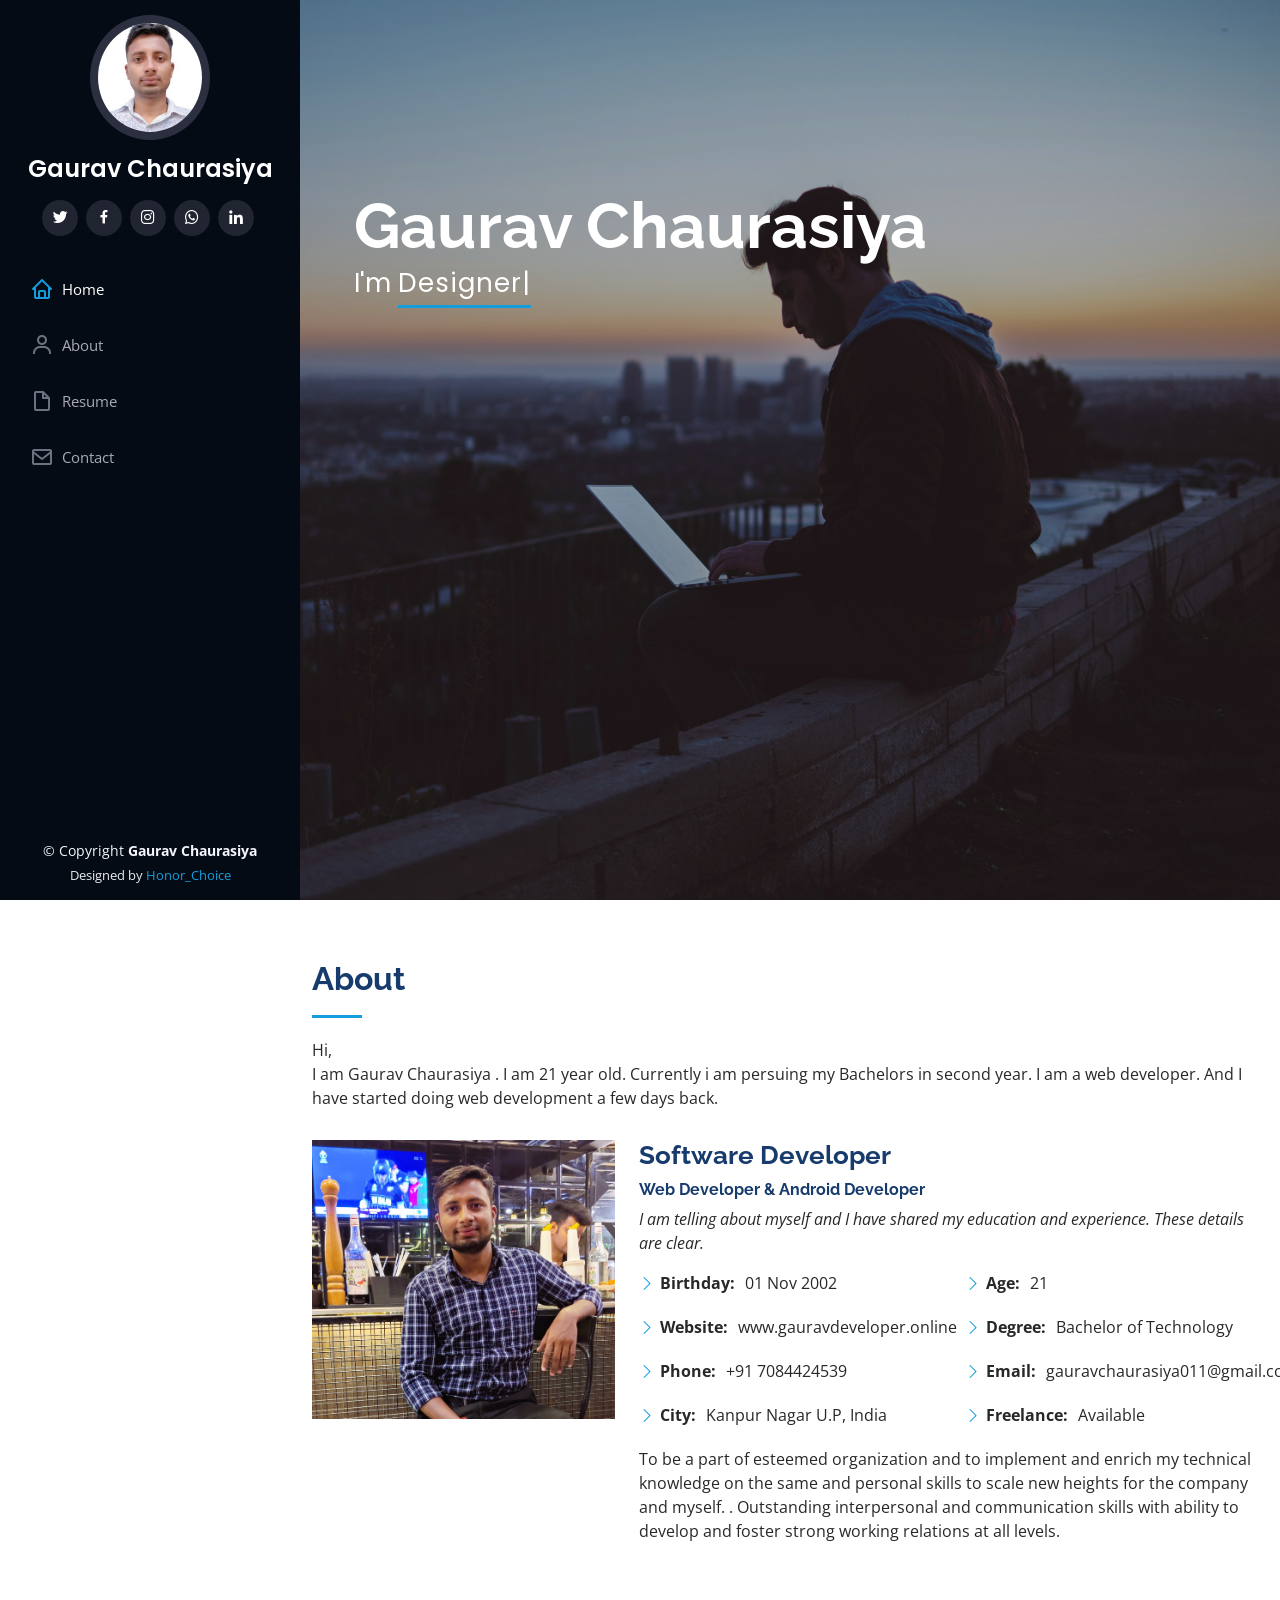
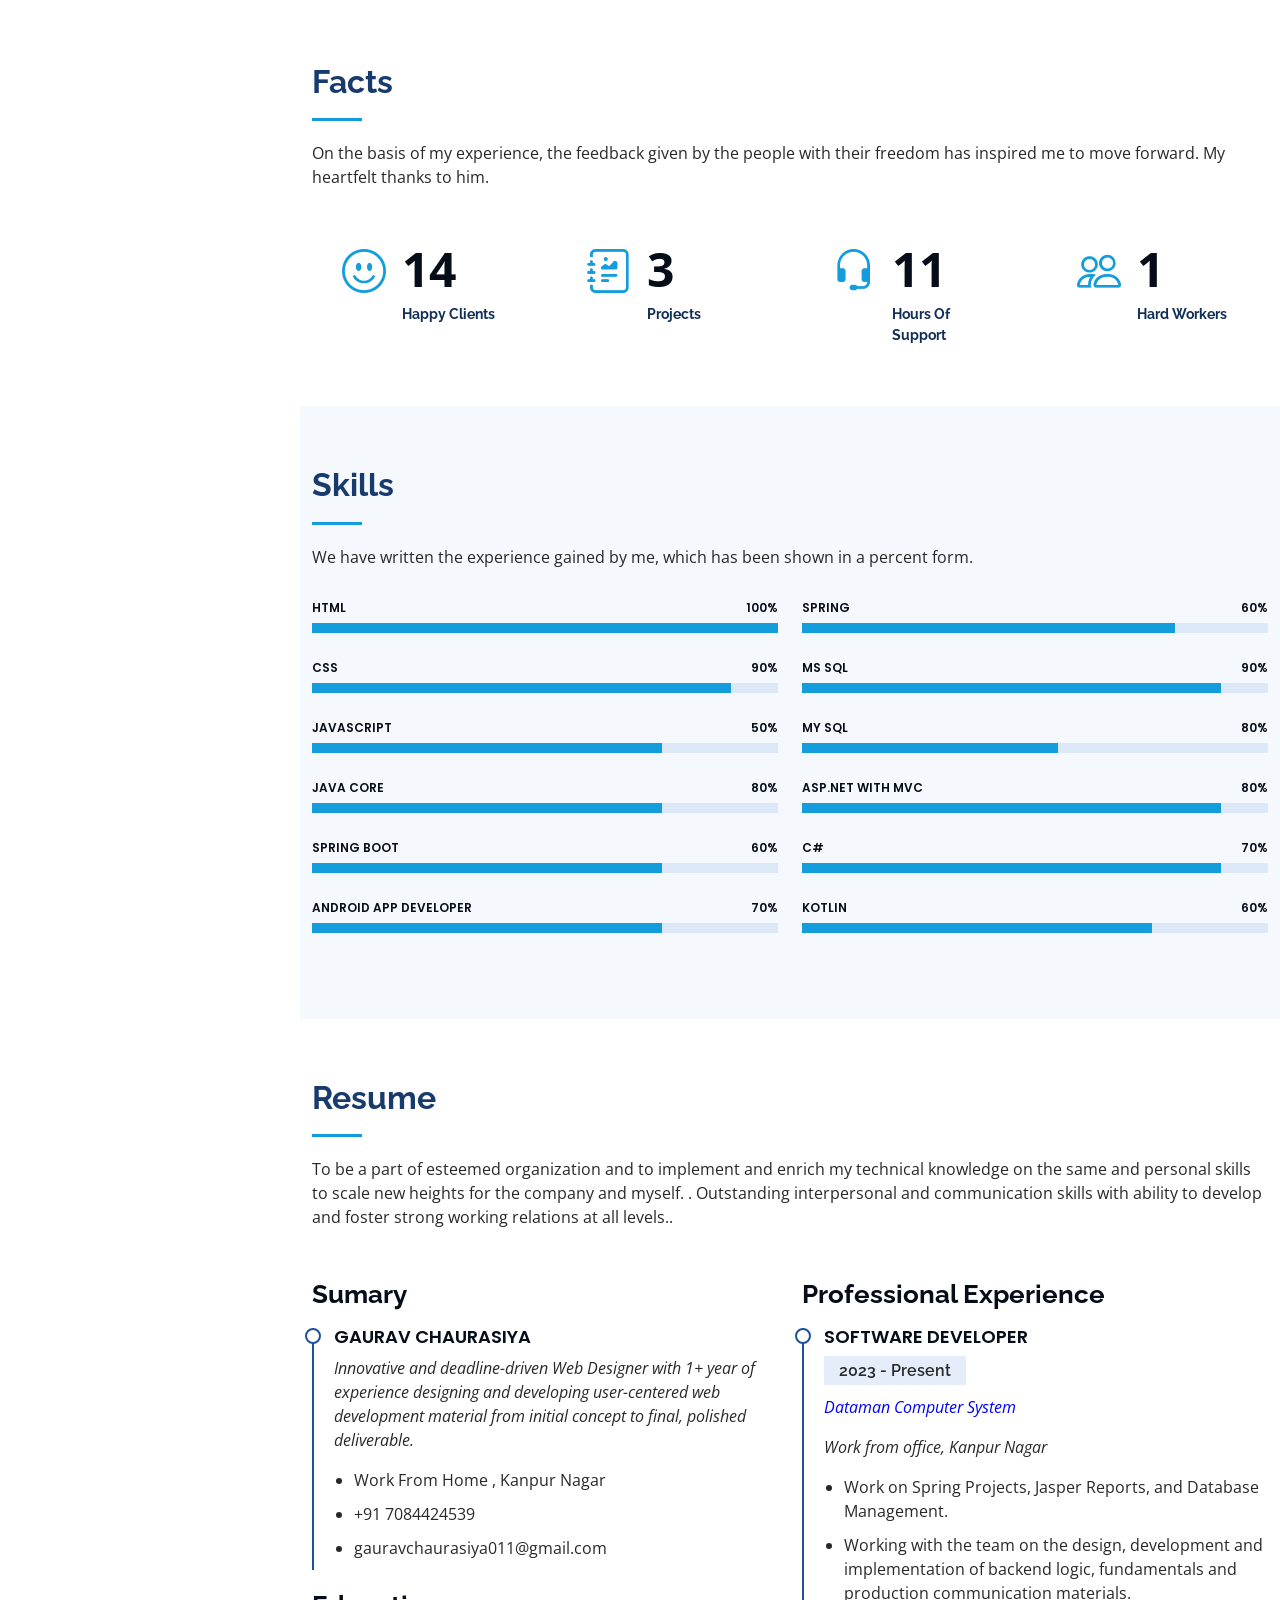
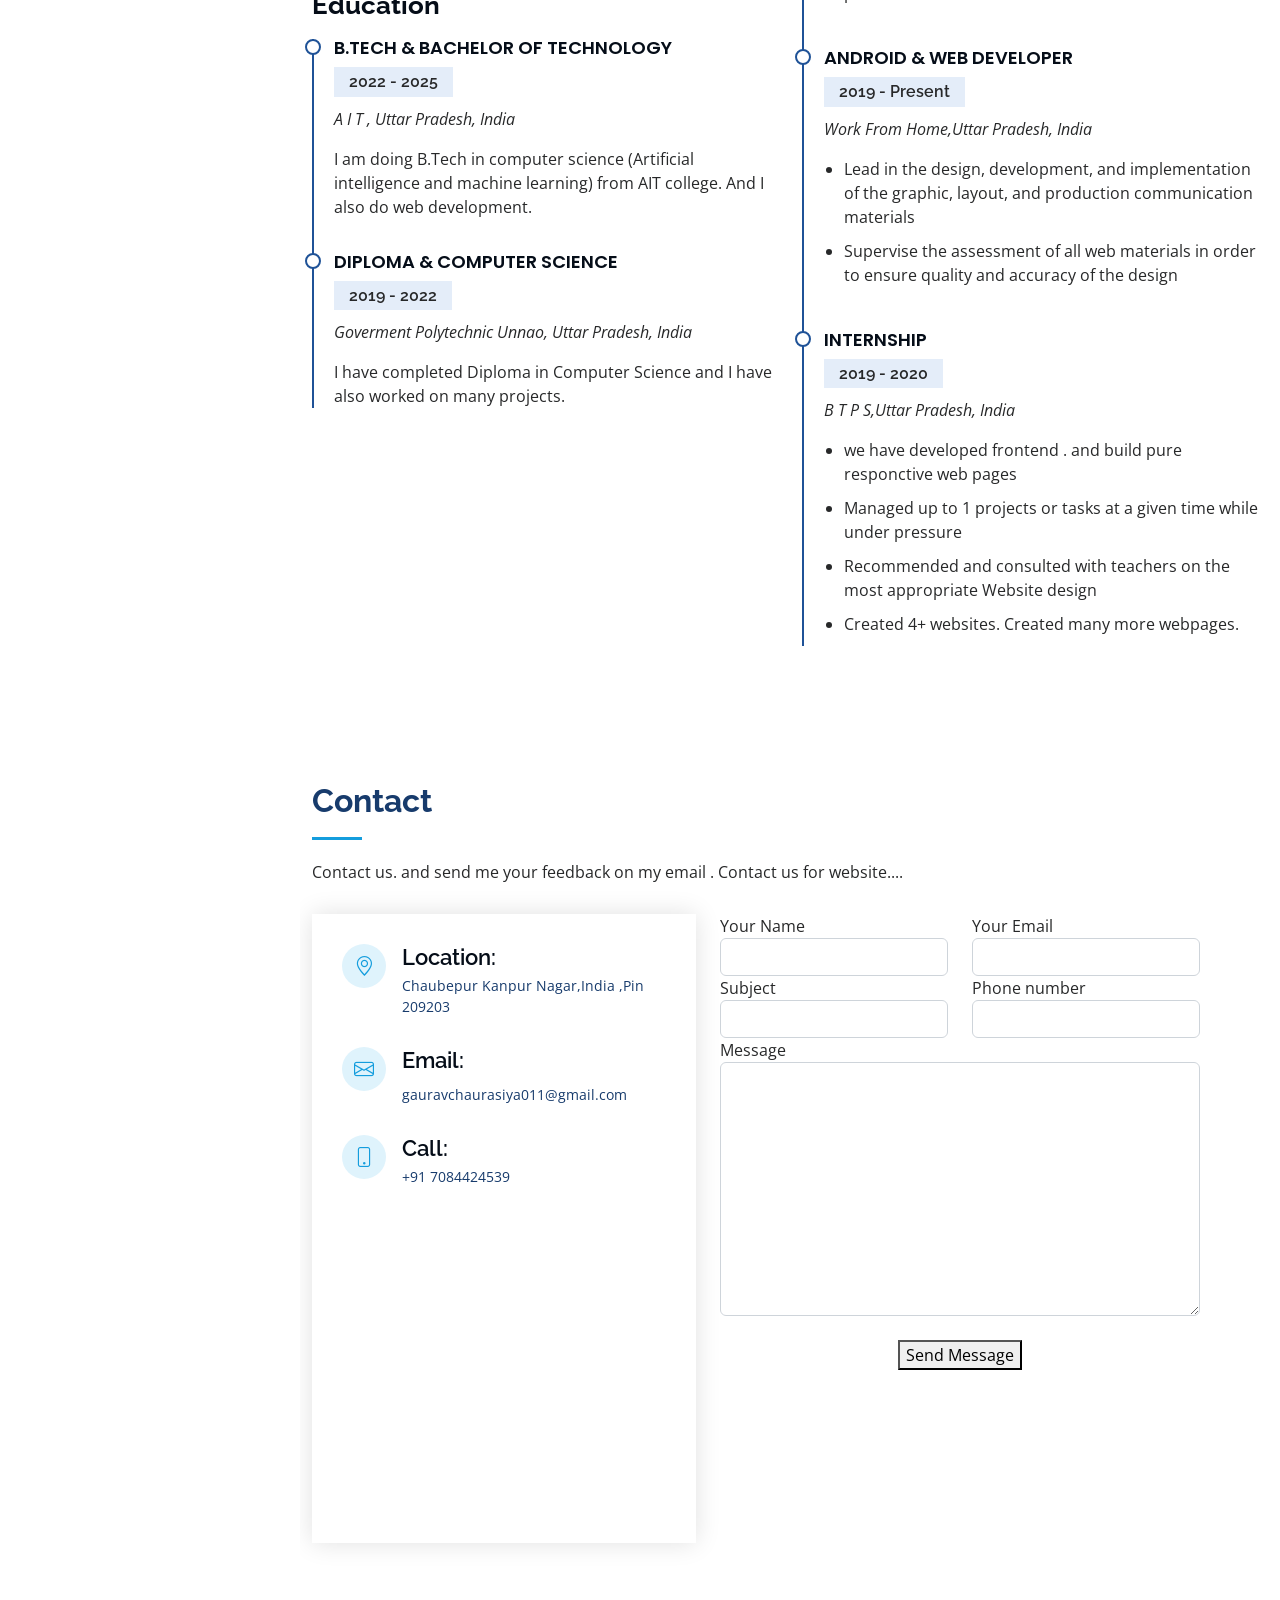
<file: index.html>
<!DOCTYPE html>
<html lang="en">

<head>
  <meta charset="utf-8" />
  <meta content="width=device-width, initial-scale=1.0" name="viewport" />

  <title>Gaurav Chaurasiya</title>
  <meta content="" name="description" />
  <meta content="" name="keywords" />

  <!-- Favicons -->
  <link href="assets/img/logo2.png" rel="icon" />
  <link href="assets/img/logo2.png" rel="apple-touch-icon" />

  <!-- Google Fonts -->
  <link
    href="https://fonts.googleapis.com/css?family=Open+Sans:300,300i,400,400i,600,600i,700,700i|Raleway:300,300i,400,400i,500,500i,600,600i,700,700i|Poppins:300,300i,400,400i,500,500i,600,600i,700,700i"
    rel="stylesheet" />

  <!-- Vendor CSS Files -->
  <link href="assets/vendor/aos/aos.css" rel="stylesheet" />
  <link href="assets/vendor/bootstrap/css/bootstrap.min.css" rel="stylesheet" />
  <link href="assets/vendor/bootstrap-icons/bootstrap-icons.css" rel="stylesheet" />
  <link href="assets/vendor/boxicons/css/boxicons.min.css" rel="stylesheet" />
  <link href="assets/vendor/glightbox/css/glightbox.min.css" rel="stylesheet" />
  <link href="assets/vendor/swiper/swiper-bundle.min.css" rel="stylesheet" />

  <!-- Template Main CSS File -->
  <link href="assets/css/style.css" rel="stylesheet" />
</head>

<body>
  <!-- ======= Mobile nav toggle button ======= -->
  <i class="bi bi-list mobile-nav-toggle d-xl-none"></i>

  <!-- ======= Header =======  -->
  <header id="header">
    <div class="d-flex flex-column">
      <div class="profile">
        <img src="assets/img/img13.jpg" alt="" class="img-fluid rounded-circle" />
        <h1 class="text-light"><a href="index.html">Gaurav Chaurasiya</a></h1>
        <div class="social-links mt-3 text-center">
          <a href="https://twitter.com/Gauravc32626470?t=MELfF7hLDVynRogantSEvA&s=09" class="twitter"><i
              class="bx bxl-twitter"></i></a>
          <a href="https://www.facebook.com/gaurav.chaurasiya.2002" class="facebook"><i class="bx bxl-facebook"></i></a>
          <a href="https://www.instagram.com/invites/contact/?i=22bln2pqy5wk&utm_content=cje04uj" class="instagram"><i
              class="bx bxl-instagram"></i></a>
          <a href="https://wa.me/qr/BV3FPNMVIYZCL1" class="whatsapp"><i class="bx bxl-whatsapp"></i></a>
          <a href="https://www.linkedin.com/in/gauravchaurasiya011" class="linkedin"><i class="bx bxl-linkedin"></i></a>
        </div>
      </div>

      <nav id="navbar" class="nav-menu navbar">
        <ul>
          <li>
            <a href="#hero" class="nav-link scrollto active"><i class="bx bx-home"></i> <span>Home</span></a>
          </li>
          <li>
            <a href="#about" class="nav-link scrollto"><i class="bx bx-user"></i> <span>About</span></a>
          </li>
          <li>
            <a href="#resume" class="nav-link scrollto"><i class="bx bx-file-blank"></i> <span>Resume</span></a>
          </li>
          <li>
            <a href="#contact" class="nav-link scrollto"><i class="bx bx-envelope"></i> <span>Contact</span></a>
          </li>
        </ul>
      </nav>
      <!-- .nav-menu -->
    </div>
  </header>
  <!-- End Header -->

  <!-- ======= Hero Section ======= -->
  <section id="hero" class="d-flex flex-column justify-content-center align-items-center">
    <div class="hero-container" data-aos="fade-right">
      <h1>Gaurav Chaurasiya</h1>
      <p>
        I'm
        <span class="typed" data-typed-items="Designer, Developer, Freelancer, Programmer"></span>
      </p>
    </div>
  </section>
  <!-- End Hero -->

  <main id="main">
    <!-- ======= About Section ======= -->
    <section id="about" class="about">
      <div class="container">
        <div class="section-title">
          <h2>About</h2>
          <p>
            Hi, <br> I am <span color="blue">Gaurav Chaurasiya</span> . I am 21 year
            old. Currently i am persuing my Bachelors in second year. I am a
            web developer. And I have started doing web development a few days
            back.
          </p>
        </div>

        <div class="row">
          <div class="col-lg-4" data-aos="fade-right">
            <img src="assets/img/img10.jpg" class="img-fluid" alt="" />
          </div>
          <div class="col-lg-8 pt-4 pt-lg-0 content" data-aos="fade-left">
            <h3>Software Developer </h3>
            <h3 style="font-size: medium;">Web Developer &amp; Android Developer</h3>
            <p class="fst-italic">
              I am telling about myself and I have shared my education and
              experience. These details are clear.
            </p>
            <div class="row">
              <div class="col-lg-6">
                <ul>
                  <li>
                    <i class="bi bi-chevron-right"></i>
                    <strong>Birthday:</strong> <span>01 Nov 2002</span>
                  </li>
                  <li>
                    <i class="bi bi-chevron-right"></i>
                    <strong>Website:</strong> <span>www.gauravdeveloper.online</span>
                  </li>
                  <li>
                    <i class="bi bi-chevron-right"></i>
                    <strong>Phone:</strong> <span>+91 7084424539</span>
                  </li>
                  <li>
                    <i class="bi bi-chevron-right"></i>
                    <strong>City:</strong>
                    <span>Kanpur Nagar U.P, India</span>
                  </li>
                </ul>
              </div>
              <div class="col-lg-6">
                <ul>
                  <li>
                    <i class="bi bi-chevron-right"></i> <strong>Age:</strong>
                    <span>21</span>
                  </li>
                  <li>
                    <i class="bi bi-chevron-right"></i>
                    <strong>Degree:</strong>
                    <span>Bachelor of Technology</span>
                  </li>
                  <li>
                    <i class="bi bi-chevron-right"></i>
                    <strong>Email:</strong>
                    <span>gauravchaurasiya011@gmail.com</span>
                  </li>
                  <li>
                    <i class="bi bi-chevron-right"></i>
                    <strong>Freelance:</strong> <span>Available</span>
                  </li>
                </ul>
              </div>
            </div>
            <p>
              To be a part of esteemed organization and to implement and
              enrich my technical knowledge on the same and personal skills to
              scale new heights for the company and myself. . Outstanding
              interpersonal and communication skills with ability to develop
              and foster strong working relations at all levels.
            </p>
          </div>
        </div>
      </div>
    </section>
    <!-- End About Section -->

    <!-- ======= Facts Section ======= -->
    <section id="facts" class="facts">
      <div class="container">
        <div class="section-title">
          <h2>Facts</h2>
          <p>
            On the basis of my experience, the feedback given by the people
            with their freedom has inspired me to move forward. My heartfelt
            thanks to him.
          </p>
        </div>

        <div class="row no-gutters">
          <div class="col-lg-3 col-md-6 d-md-flex align-items-md-stretch" data-aos="fade-up">
            <div class="count-box">
              <i class="bi bi-emoji-smile"></i>
              <span data-purecounter-start="0" data-purecounter-end="20" data-purecounter-duration="1"
                class="purecounter"></span>
              <p><strong>Happy Clients</strong></p>
            </div>
          </div>

          <div class="col-lg-3 col-md-6 d-md-flex align-items-md-stretch" data-aos="fade-up" data-aos-delay="100">
            <div class="count-box">
              <i class="bi bi-journal-richtext"></i>
              <span data-purecounter-start="0" data-purecounter-end="4" data-purecounter-duration="1"
                class="purecounter"></span>
              <p><strong>Projects</strong></p>
            </div>
          </div>

          <div class="col-lg-3 col-md-6 d-md-flex align-items-md-stretch" data-aos="fade-up" data-aos-delay="200">
            <div class="count-box">
              <i class="bi bi-headset"></i>
              <span data-purecounter-start="0" data-purecounter-end="15" data-purecounter-duration="1"
                class="purecounter"></span>
              <p><strong>Hours Of Support</strong></p>
            </div>
          </div>

          <div class="col-lg-3 col-md-6 d-md-flex align-items-md-stretch" data-aos="fade-up" data-aos-delay="300">
            <div class="count-box">
              <i class="bi bi-people"></i>
              <span data-purecounter-start="0" data-purecounter-end="1" data-purecounter-duration="1"
                class="purecounter"></span>
              <p><strong>Hard Workers</strong></p>
            </div>
          </div>
        </div>
      </div>
    </section>
    <!-- End Facts Section -->

    <!-- ======= Skills Section ======= -->
    <section id="skills" class="skills section-bg">
      <div class="container">
        <div class="section-title">
          <h2>Skills</h2>
          <p>
            We have written the experience gained by me, which has been shown
            in a percent form.
          </p>
        </div>

        <div class="row skills-content">
          <div class="col-lg-6" data-aos="fade-up">
            <div class="progress">
              <span class="skill">HTML <i class="val">100%</i></span>
              <div class="progress-bar-wrap">
                <div class="progress-bar" role="progressbar" aria-valuenow="100" aria-valuemin="0" aria-valuemax="100">
                </div>
              </div>
            </div>

            <div class="progress">
              <span class="skill">CSS <i class="val">90%</i></span>
              <div class="progress-bar-wrap">
                <div class="progress-bar" role="progressbar" aria-valuenow="90" aria-valuemin="0" aria-valuemax="100">
                </div>
              </div>
            </div>

            <div class="progress">
              <span class="skill">JavaScript <i class="val">50%</i></span>
              <div class="progress-bar-wrap">
                <div class="progress-bar" role="progressbar" aria-valuenow="75" aria-valuemin="0" aria-valuemax="100">
                </div>
              </div>
            </div>

            <div class="progress">
              <span class="skill">Java Core<i class="val">80%</i></span>
              <div class="progress-bar-wrap">
                <div class="progress-bar" role="progressbar" aria-valuenow="75" aria-valuemin="0" aria-valuemax="100">
                </div>
              </div>
            </div>

            <div class="progress">
              <span class="skill">Spring Boot<i class="val">60%</i></span>
              <div class="progress-bar-wrap">
                <div class="progress-bar" role="progressbar" aria-valuenow="75" aria-valuemin="0" aria-valuemax="100">
                </div>
              </div>
            </div>
            <div class="progress">
              <span class="skill">Android App developer<i class="val">70%</i></span>
              <div class="progress-bar-wrap">
                <div class="progress-bar" role="progressbar" aria-valuenow="75" aria-valuemin="0" aria-valuemax="100">
                </div>
              </div>
            </div>

          </div>

          <div class="col-lg-6" data-aos="fade-up" data-aos-delay="100">
            <div class="progress">
              <span class="skill">Spring<i class="val">60%</i></span>
              <div class="progress-bar-wrap">
                <div class="progress-bar" role="progressbar" aria-valuenow="80" aria-valuemin="0" aria-valuemax="100">
                </div>
              </div>
            </div>

            <div class="progress">
              <span class="skill">MS SQL<i class="val">90%</i></span>
              <div class="progress-bar-wrap">
                <div class="progress-bar" role="progressbar" aria-valuenow="90" aria-valuemin="0" aria-valuemax="100">
                </div>
              </div>
            </div>

            <div class="progress">
              <span class="skill">My SQL<i class="val">80%</i></span>
              <div class="progress-bar-wrap">
                <div class="progress-bar" role="progressbar" aria-valuenow="55" aria-valuemin="0" aria-valuemax="100">
                </div>
              </div>
            </div>

            <div class="progress">
              <span class="skill">Asp.net With MVC<i class="val">80%</i></span>
              <div class="progress-bar-wrap">
                <div class="progress-bar" role="progressbar" aria-valuenow="90" aria-valuemin="0" aria-valuemax="100">
                </div>
              </div>
            </div>

            <div class="progress">
              <span class="skill">C#<i class="val">70%</i></span>
              <div class="progress-bar-wrap">
                <div class="progress-bar" role="progressbar" aria-valuenow="90" aria-valuemin="0" aria-valuemax="100">
                </div>
              </div>
            </div>
            <div class="progress">
              <span class="skill">Kotlin<i class="val">60%</i></span>
              <div class="progress-bar-wrap">
                <div class="progress-bar" role="progressbar" aria-valuenow="75" aria-valuemin="0" aria-valuemax="100">
                </div>
              </div>
            </div>
          </div>
        </div>
      </div>
    </section>
    <!-- End Skills Section -->

    <!-- ======= Resume Section ======= -->
    <section id="resume" class="resume">
      <div class="container">
        <div class="section-title">
          <h2>Resume</h2>
          <p>
            To be a part of esteemed organization and to implement and enrich
            my technical knowledge on the same and personal skills to scale
            new heights for the company and myself. . Outstanding
            interpersonal and communication skills with ability to develop and
            foster strong working relations at all levels..
          </p>
        </div>

        <div class="row">
          <div class="col-lg-6" data-aos="fade-up">
            <h3 class="resume-title">Sumary</h3>
            <div class="resume-item pb-0">
              <h4>Gaurav Chaurasiya</h4>
              <p>
                <em>Innovative and deadline-driven Web Designer with 1+ year of
                  experience designing and developing user-centered web
                  development material from initial concept to final, polished
                  deliverable.</em>
              </p>
              <ul>
                <li>Work From Home , Kanpur Nagar</li>
                <li>+91 7084424539</li>
                <li>gauravchaurasiya011@gmail.com</li>
              </ul>
            </div>

            <h3 class="resume-title">Education</h3>
            <div class="resume-item">
              <h4>B.tech &amp; Bachelor of Technology</h4>
              <h5>2022 - 2025</h5>
              <p><em>A I T , Uttar Pradesh, India</em></p>
              <p>
                I am doing B.Tech in computer science (Artificial intelligence and machine learning) from AIT college.
                And I
                also do web development.
              </p>
            </div>
            <div class="resume-item">
              <h4>Diploma &amp; Computer Science</h4>
              <h5>2019 - 2022</h5>
              <p>
                <em>Goverment Polytechnic Unnao, Uttar Pradesh, India</em>
              </p>
              <p>
                I have completed Diploma in Computer Science and I have also
                worked on many projects.
              </p>
            </div>
          </div>
          <div class="col-lg-6" data-aos="fade-up" data-aos-delay="100">
            <h3 class="resume-title">Professional Experience</h3>
            <div class="resume-item">
              <h4>Software Developer</h4>
              <h5>2023 - Present</h5>
              <p style="color: blue;"><em>Dataman Computer System</em></p>
              <p><em>Work from office, Kanpur Nagar</em></p>
              <ul>
                <li>
                  Work on Spring Projects, Jasper Reports, and Database Management.
                </li>
                <li>
                  Working with the team on the design, development and implementation of backend logic,
                  fundamentals and production communication materials.
                </li>
              </ul>
            </div>
            <div class="resume-item">
              <h4>Android &amp; Web Developer</h4>
              <h5>2019 - Present</h5>
              <p><em>Work From Home,Uttar Pradesh, India</em></p>
              <ul>
                <li>
                  Lead in the design, development, and implementation of the
                  graphic, layout, and production communication materials
                </li>
                <li>
                  Supervise the assessment of all web materials in order to
                  ensure quality and accuracy of the design
                </li>
              </ul>
            </div>
            <div class="resume-item">
              <h4>Internship</h4>
              <h5>2019 - 2020</h5>
              <p><em>B T P S,Uttar Pradesh, India</em></p>
              <ul>
                <li>
                  we have developed frontend . and build pure responctive web
                  pages
                </li>
                <li>
                  Managed up to 1 projects or tasks at a given time while
                  under pressure
                </li>
                <li>
                  Recommended and consulted with teachers on the most
                  appropriate Website design
                </li>
                <li>Created 4+ websites. Created many more webpages.</li>
              </ul>
            </div>
          </div>
        </div>
      </div>
    </section>
    <!-- End Resume Section -->
    <!-- ======= Contact Section ======= -->
    <section id="contact" class="contact">
      <div class="container">
        <div class="section-title">
          <h2>Contact</h2>
          <p>
            Contact us. and send me your feedback on my email . Contact us for
            website....
          </p>
        </div>

        <div class="row" data-aos="fade-in">
          <div class="col-lg-5 d-flex align-items-stretch">
            <div class="info">
              <div class="address">
                <i class="bi bi-geo-alt"></i>
                <h4>Location:</h4>
                <p>Chaubepur Kanpur Nagar,India ,Pin 209203</p>
              </div>

              <div class="email">
                <i class="bi bi-envelope"></i>
                <h4>Email:</h4>
                <p>gauravchaurasiya011@gmail.com</p>
              </div>

              <div class="phone">
                <i class="bi bi-phone"></i>
                <h4>Call:</h4>
                <p>+91 7084424539</p>
              </div>

              <iframe
                src="https://www.google.com/maps/embed?pb=!1m18!1m12!1m3!1d14008.581497811094!2d80.18786518052572!3d26.610934732133995!2m3!1f0!2f0!3f0!3m2!1i1024!2i768!4f13.1!3m3!1m2!1s0x399c318f881b4425%3A0x4d039dde51bac242!2sChaubepur%20Pankhan%2C%20Uttar%20Pradesh%20209203!5e1!3m2!1sen!2sin!4v1664643092940!5m2!1sen!2sin"
                frameborder="0" style="border: 0; width: 100%; height: 290px" allowfullscreen></iframe>
            </div>
          </div>

          <div class="col-lg-7 mt-5 mt-lg-0 d-flex align-items-stretch">
            <form onsubmit="Mail(); reset(); return false;">
              <div class="row">
                <div class="form-group col-md-6">
                  <label for="name">Your Name</label>
                  <input type="text" name="name" class="form-control" id="name" required />
                </div>
                <div class="form-group col-md-6">
                  <label for="name">Your Email</label>
                  <input type="email" class="form-control" id="email" required />
                </div>
              </div>
              <div class="row">
                <div class="form-group col-md-6">
                  <label for="name">Subject</label>
                  <input type="text" class="form-control" id="subject" required />
                </div>
                <div class="form-group col-md-6">
                  <label for="name">Phone number</label>
                  <input type="text" class="form-control" id="number" required />
                </div>
              </div>
              <div class="form-group">
                <label for="name">Message</label>
                <textarea class="form-control" name="message" id="message" rows="10" required></textarea>
              </div>
              <br />
              <div class="text-center">
                <button type="submit">Send Message</button>
              </div>
            </form>
          </div>
        </div>
      </div>
    </section>
    <!-- End Contact Section -->
  </main>
  <!-- End #main -->

  <!-- ======= Footer ======= -->
  <footer id="footer">
    <div class="container">
      <div class="copyright">
        &copy; Copyright <strong><span>Gaurav Chaurasiya</span></strong>
      </div>
      <div class="credits">
        <!-- All the links in the footer should remain intact. -->
        <!-- You can delete the links only if you purchased the pro version. -->
        <!-- Licensing information: https://bootstrapmade.com/license/ -->
        <!-- Purchase the pro version with working PHP/AJAX contact form: https://bootstrapmade.com/iportfolio-bootstrap-portfolio-websites-template/ -->
        Designed by
        <a href="https://www.linkedin.com/in/gauravchaurasiya011">Honor_Choice </a>
      </div>
    </div>
  </footer>
  <!-- End  Footer -->

  <a href="#" class="back-to-top d-flex align-items-center justify-content-center"><i
      class="bi bi-arrow-up-short"></i></a>

  <!-- Vendor JS Files -->
  <script src="assets/vendor/purecounter/purecounter_vanilla.js"></script>
  <script src="assets/vendor/aos/aos.js"></script>
  <script src="assets/vendor/bootstrap/js/bootstrap.bundle.min.js"></script>
  <script src="assets/vendor/glightbox/js/glightbox.min.js"></script>
  <script src="assets/vendor/isotope-layout/isotope.pkgd.min.js"></script>
  <script src="assets/vendor/swiper/swiper-bundle.min.js"></script>
  <script src="assets/vendor/typed.js/typed.min.js"></script>
  <script src="assets/vendor/waypoints/noframework.waypoints.js"></script>
  <script src="assets/vendor/php-email-form/validate.js"></script>

  <!-- Template Main JS File -->
  <script src="assets/js/main.js"></script>
  <script async src="https://pagead2.googlesyndication.com/pagead/js/adsbygoogle.js?client=ca-pub-6368859875658332"
    crossorigin="anonymous"></script>
  <script src=" https://smtpjs.com/v3/smtp.js"></script>
  <script>
    function Mail() {
      let name = document.getElementById("name").value;
      let email = document.getElementById("email").value;
      let number = document.getElementById("number").value;
      let subject = document.getElementById("subject").value;
      let message = document.getElementById("message").value;

      let body =
        "name :" +
        name +
        "</br> email:" +
        email +
        "</br> number :" +
        number +
        "</br> subject:" +
        subject +
        "</br> message:" +
        message;

      Email.send({
        Host: "smtp.elasticemail.com",
        Username: "angeldudechb@gmail.com",
        Password: "5095C6B605B352787E84A93390489ADF9167",
        To: "gauravchaurasiya011@gmail.com",
        From: "angeldudechb@gmail.com",
        Subject: subject,
        Body: body,
      }).then((message) => alert("Error.. You can't send message..."));
    }
  </script>
</body>

</html>
</file>
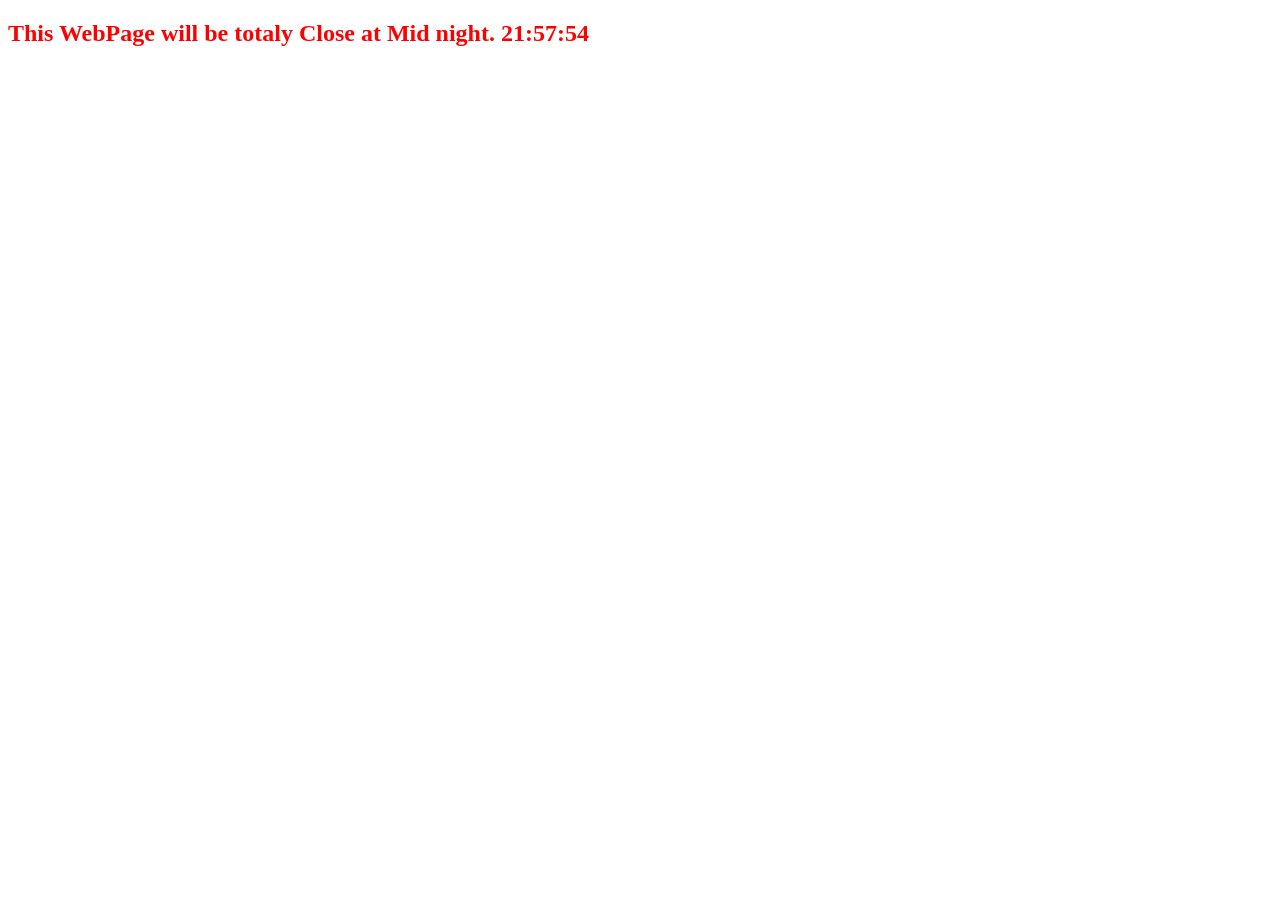
<file: chat.html>
<!DOCTYPE html>
<html lang="en">
<head>
  
    <link href="assets/img/logo2.png" rel="icon" />
    <link href="assets/img/logo2.png" rel="apple-touch-icon" />
    <meta charset="UTF-8">
    <meta http-equiv="X-UA-Compatible" content="IE=edge">
    <meta name="viewport" content="width=device-width, initial-scale=1.0">
    <title>Gaurav Chaurasiya</title>
</head>
<body onload="startTime()">
<h2 style="color: red;"> This WebPage will be totaly Close at Mid night. <spam id="txt"></spam></h2>   
<!-- <div class="profile">
            <img
            src="assets/img/Gaurav2002.jpeg"
            alt=""
          /> -->
<script>
function startTime() {
  const today = new Date();
  let h = today.getHours();
  let m = today.getMinutes();
  let s = today.getSeconds();
  m = checkTime(m);
  s = checkTime(s);
  document.getElementById('txt').innerHTML =  h + ":" + m + ":" + s;
  setTimeout(startTime, 1000);
}

function checkTime(i) {
  if (i < 10) {i = "0" + i};  // add zero in front of numbers < 10
  return i;
}
</script>
    
</body>
</html>
</file>
<file: assets/css/style.css>
/**
* Template Name: iPortfolio - v3.9.0
* Template URL: https://bootstrapmade.com/iportfolio-bootstrap-portfolio-websites-template/
* Author: BootstrapMade.com
* License: https://bootstrapmade.com/license/
*/

/*--------------------------------------------------------------
# General
--------------------------------------------------------------*/
body {
  font-family: "Open Sans", sans-serif;
  color: #272829;
}

a {
  color: #149ddd;
  text-decoration: none;
}

a:hover {
  color: #37b3ed;
  text-decoration: none;
}

h1,
h2,
h3,
h4,
h5,
h6 {
  font-family: "Raleway", sans-serif;
}

/*--------------------------------------------------------------
# Back to top button
--------------------------------------------------------------*/
.back-to-top {
  position: fixed;
  visibility: hidden;
  opacity: 0;
  right: 15px;
  bottom: 15px;
  z-index: 996;
  background: #149ddd;
  width: 40px;
  height: 40px;
  border-radius: 50px;
  transition: all 0.4s;
}

.back-to-top i {
  font-size: 28px;
  color: #fff;
  line-height: 0;
}

.back-to-top:hover {
  background: #2eafec;
  color: #fff;
}

.back-to-top.active {
  visibility: visible;
  opacity: 1;
}

/*--------------------------------------------------------------
# Header
--------------------------------------------------------------*/
#header {
  position: fixed;
  top: 0;
  left: 0;
  bottom: 0;
  width: 300px;
  transition: all ease-in-out 0.5s;
  z-index: 9997;
  transition: all 0.5s;
  padding: 0 15px;
  background: #040b14;
  overflow-y: auto;
}

#header .profile img {
  margin: 15px auto;
  display: block;
  width: 120px;
  border: 8px solid #2c2f3f;
}

#header .profile h1 {
  font-size: 24px;
  margin: 0;
  padding: 0;
  font-weight: 600;
  -moz-text-align-last: center;
  text-align-last: center;
  font-family: "Poppins", sans-serif;
}

#header .profile h1 a,
#header .profile h1 a:hover {
  color: #fff;
  text-decoration: none;
}

#header .profile .social-links a {
  font-size: 18px;
  display: inline-block;
  background: #212431;
  color: #fff;
  line-height: 1;
  padding: 8px 0;
  margin-right: 4px;
  border-radius: 50%;
  text-align: center;
  width: 36px;
  height: 36px;
  transition: 0.3s;
}

#header .profile .social-links a:hover {
  background: #149ddd;
  color: #fff;
  text-decoration: none;
}

#main {
  margin-left: 300px;
}

@media (max-width: 1199px) {
  #header {
    left: -300px;
  }

  #main {
    margin-left: 0;
  }
}

/*--------------------------------------------------------------
# Navigation Menu
--------------------------------------------------------------*/
/* Desktop Navigation */
.nav-menu {
  padding: 30px 0 0 0;
}

.nav-menu * {
  margin: 0;
  padding: 0;
  list-style: none;
}

.nav-menu > ul > li {
  position: relative;
  white-space: nowrap;
}

.nav-menu a,
.nav-menu a:focus {
  display: flex;
  align-items: center;
  color: #a8a9b4;
  padding: 12px 15px;
  margin-bottom: 8px;
  transition: 0.3s;
  font-size: 15px;
}

.nav-menu a i,
.nav-menu a:focus i {
  font-size: 24px;
  padding-right: 8px;
  color: #6f7180;
}

.nav-menu a:hover,
.nav-menu .active,
.nav-menu .active:focus,
.nav-menu li:hover > a {
  text-decoration: none;
  color: #fff;
}

.nav-menu a:hover i,
.nav-menu .active i,
.nav-menu .active:focus i,
.nav-menu li:hover > a i {
  color: #149ddd;
}

/* Mobile Navigation */
.mobile-nav-toggle {
  position: fixed;
  right: 15px;
  top: 15px;
  z-index: 9998;
  border: 0;
  font-size: 24px;
  transition: all 0.4s;
  outline: none !important;
  background-color: #149ddd;
  color: #fff;
  width: 40px;
  height: 40px;
  display: inline-flex;
  align-items: center;
  justify-content: center;
  line-height: 0;
  border-radius: 50px;
  cursor: pointer;
}

.mobile-nav-active {
  overflow: hidden;
}

.mobile-nav-active #header {
  left: 0;
}

/*--------------------------------------------------------------
# Hero Section
--------------------------------------------------------------*/
#hero {
  width: 100%;
  height: 100vh;
  background: url("../img/back.jpg") top center;
  background-size: cover;
}

#hero:before {
  content: "";
  background: rgba(5, 13, 24, 0.3);
  position: absolute;
  bottom: 0;
  top: 0;
  left: 0;
  right: 0;
  z-index: 1;
}

#hero .hero-container {
  position: relative;
  z-index: 2;
  min-width: 300px;
}

#hero h1 {
  margin: 0 0 10px 0;
  font-size: 64px;
  font-weight: 700;
  line-height: 56px;
  color: #fff;
}

#hero p {
  color: #fff;
  margin-bottom: 400px;
  font-size: 26px;
  font-family: "Poppins", sans-serif;
}

#hero p span {
  color: #fff;
  padding-bottom: 4px;
  letter-spacing: 1px;
  border-bottom: 3px solid #149ddd;
}

@media (min-width: 1024px) {
  #hero {
    background-attachment: fixed;
  }
}

@media (max-width: 768px) {
  #hero h1 {
    font-size: 28px;
    line-height: 36px;
  }

  #hero h2 {
    font-size: 18px;
    line-height: 24px;
    margin-bottom: 30px;
  }
}

/*--------------------------------------------------------------
# Sections General
--------------------------------------------------------------*/
section {
  padding: 60px 0;
  overflow: hidden;
}

.section-bg {
  background: #f5f8fd;
}

.section-title {
  padding-bottom: 30px;
}

.section-title h2 {
  font-size: 32px;
  font-weight: bold;
  margin-bottom: 20px;
  padding-bottom: 20px;
  position: relative;
  color: #173b6c;
}

.section-title h2::after {
  content: "";
  position: absolute;
  display: block;
  width: 50px;
  height: 3px;
  background: #149ddd;
  bottom: 0;
  left: 0;
}

.section-title p {
  margin-bottom: 0;
}

/*--------------------------------------------------------------
# About
--------------------------------------------------------------*/
.about .content h3 {
  font-weight: 700;
  font-size: 26px;
  color: #173b6c;
}

.about .content ul {
  list-style: none;
  padding: 0;
}

.about .content ul li {
  margin-bottom: 20px;
  display: flex;
  align-items: center;
}

.about .content ul strong {
  margin-right: 10px;
}

.about .content ul i {
  font-size: 16px;
  margin-right: 5px;
  color: #149ddd;
  line-height: 0;
}

.about .content p:last-child {
  margin-bottom: 0;
}

/*--------------------------------------------------------------
# Facts
--------------------------------------------------------------*/
.facts {
  padding-bottom: 30px;
}

.facts .count-box {
  padding: 30px;
  width: 100%;
}

.facts .count-box i {
  display: block;
  font-size: 44px;
  color: #149ddd;
  float: left;
  line-height: 0;
}

.facts .count-box span {
  font-size: 48px;
  line-height: 40px;
  display: block;
  font-weight: 700;
  color: #050d18;
  margin-left: 60px;
}

.facts .count-box p {
  padding: 15px 0 0 0;
  margin: 0 0 0 60px;
  font-family: "Raleway", sans-serif;
  font-size: 14px;
  color: #122f57;
}

.facts .count-box a {
  font-weight: 600;
  display: block;
  margin-top: 20px;
  color: #122f57;
  font-size: 15px;
  font-family: "Poppins", sans-serif;
  transition: ease-in-out 0.3s;
}

.facts .count-box a:hover {
  color: #1f5297;
}

/*--------------------------------------------------------------
# Akills
--------------------------------------------------------------*/
.skills .progress {
  height: 60px;
  display: block;
  background: none;
  border-radius: 0;
}

.skills .progress .skill {
  padding: 0;
  margin: 0 0 6px 0;
  text-transform: uppercase;
  display: block;
  font-weight: 600;
  font-family: "Poppins", sans-serif;
  color: #050d18;
}

.skills .progress .skill .val {
  float: right;
  font-style: normal;
}

.skills .progress-bar-wrap {
  background: #dce8f8;
  height: 10px;
}

.skills .progress-bar {
  width: 1px;
  height: 10px;
  transition: 0.9s;
  background-color: #149ddd;
}

/*--------------------------------------------------------------
# Resume
--------------------------------------------------------------*/
.resume .resume-title {
  font-size: 26px;
  font-weight: 700;
  margin-top: 20px;
  margin-bottom: 20px;
  color: #050d18;
}

.resume .resume-item {
  padding: 0 0 20px 20px;
  margin-top: -2px;
  border-left: 2px solid #1f5297;
  position: relative;
}

.resume .resume-item h4 {
  line-height: 18px;
  font-size: 18px;
  font-weight: 600;
  text-transform: uppercase;
  font-family: "Poppins", sans-serif;
  color: #050d18;
  margin-bottom: 10px;
}

.resume .resume-item h5 {
  font-size: 16px;
  background: #e4edf9;
  padding: 5px 15px;
  display: inline-block;
  font-weight: 600;
  margin-bottom: 10px;
}

.resume .resume-item ul {
  padding-left: 20px;
}

.resume .resume-item ul li {
  padding-bottom: 10px;
}

.resume .resume-item:last-child {
  padding-bottom: 0;
}

.resume .resume-item::before {
  content: "";
  position: absolute;
  width: 16px;
  height: 16px;
  border-radius: 50px;
  left: -9px;
  top: 0;
  background: #fff;
  border: 2px solid #1f5297;
}

/*--------------------------------------------------------------
# Portfolio
--------------------------------------------------------------*/
.portfolio .portfolio-item {
  margin-bottom: 30px;
}

.portfolio #portfolio-flters {
  padding: 0;
  margin: 0 auto 35px auto;
  list-style: none;
  text-align: center;
  background: #fff;
  border-radius: 50px;
  padding: 2px 15px;
}

.portfolio #portfolio-flters li {
  cursor: pointer;
  display: inline-block;
  padding: 10px 15px 8px 15px;
  font-size: 14px;
  font-weight: 600;
  line-height: 1;
  text-transform: uppercase;
  color: #272829;
  margin-bottom: 5px;
  transition: all 0.3s ease-in-out;
}

.portfolio #portfolio-flters li:hover,
.portfolio #portfolio-flters li.filter-active {
  color: #149ddd;
}

.portfolio #portfolio-flters li:last-child {
  margin-right: 0;
}

.portfolio .portfolio-wrap {
  transition: 0.3s;
  position: relative;
  overflow: hidden;
  z-index: 1;
}

.portfolio .portfolio-wrap::before {
  content: "";
  background: rgba(255, 255, 255, 0.5);
  position: absolute;
  left: 0;
  right: 0;
  top: 0;
  bottom: 0;
  transition: all ease-in-out 0.3s;
  z-index: 2;
  opacity: 0;
}

.portfolio .portfolio-wrap .portfolio-links {
  opacity: 1;
  left: 0;
  right: 0;
  bottom: -60px;
  z-index: 3;
  position: absolute;
  transition: all ease-in-out 0.3s;
  display: flex;
  justify-content: center;
}

.portfolio .portfolio-wrap .portfolio-links a {
  color: #fff;
  font-size: 28px;
  text-align: center;
  background: rgba(20, 157, 221, 0.75);
  transition: 0.3s;
  width: 50%;
}

.portfolio .portfolio-wrap .portfolio-links a:hover {
  background: rgba(20, 157, 221, 0.95);
}

.portfolio .portfolio-wrap .portfolio-links a + a {
  border-left: 1px solid #37b3ed;
}

.portfolio .portfolio-wrap:hover::before {
  top: 0;
  left: 0;
  right: 0;
  bottom: 0;
  opacity: 1;
}

.portfolio .portfolio-wrap:hover .portfolio-links {
  opacity: 1;
  bottom: 0;
}

/*--------------------------------------------------------------
# Portfolio Details
--------------------------------------------------------------*/
.portfolio-details {
  padding-top: 40px;
}

.portfolio-details .portfolio-details-slider img {
  width: 100%;
}

.portfolio-details .portfolio-details-slider .swiper-pagination {
  margin-top: 20px;
  position: relative;
}

.portfolio-details
  .portfolio-details-slider
  .swiper-pagination
  .swiper-pagination-bullet {
  width: 12px;
  height: 12px;
  background-color: #fff;
  opacity: 1;
  border: 1px solid #149ddd;
}

.portfolio-details
  .portfolio-details-slider
  .swiper-pagination
  .swiper-pagination-bullet-active {
  background-color: #149ddd;
}

.portfolio-details .portfolio-info {
  padding: 30px;
  box-shadow: 0px 0 30px rgba(5, 13, 24, 0.08);
}

.portfolio-details .portfolio-info h3 {
  font-size: 22px;
  font-weight: 700;
  margin-bottom: 20px;
  padding-bottom: 20px;
  border-bottom: 1px solid #eee;
}

.portfolio-details .portfolio-info ul {
  list-style: none;
  padding: 0;
  font-size: 15px;
}

.portfolio-details .portfolio-info ul li + li {
  margin-top: 10px;
}

.portfolio-details .portfolio-description {
  padding-top: 30px;
}

.portfolio-details .portfolio-description h2 {
  font-size: 26px;
  font-weight: 700;
  margin-bottom: 20px;
}

.portfolio-details .portfolio-description p {
  padding: 0;
}

/*--------------------------------------------------------------
# Services
--------------------------------------------------------------*/
.services .icon-box {
  margin-bottom: 20px;
}

.services .icon {
  float: left;
  display: flex;
  align-items: center;
  justify-content: center;
  width: 54px;
  height: 54px;
  background: #149ddd;
  border-radius: 50%;
  transition: 0.5s;
  border: 1px solid #149ddd;
}

.services .icon i {
  color: #fff;
  font-size: 24px;
  line-height: 0;
}

.services .icon-box:hover .icon {
  background: #fff;
}

.services .icon-box:hover .icon i {
  color: #149ddd;
}

.services .title {
  margin-left: 80px;
  font-weight: 700;
  margin-bottom: 15px;
  font-size: 18px;
}

.services .title a {
  color: #343a40;
}

.services .title a:hover {
  color: #149ddd;
}

.services .description {
  margin-left: 80px;
  line-height: 24px;
  font-size: 14px;
}

/*--------------------------------------------------------------
# Testimonials
--------------------------------------------------------------*/
.testimonials .testimonials-carousel,
.testimonials .testimonials-slider {
  overflow: hidden;
}

.testimonials .testimonial-item {
  box-sizing: content-box;
  text-align: center;
  min-height: 320px;
}

.testimonials .testimonial-item .testimonial-img {
  width: 90px;
  border-radius: 50%;
  margin: 0 auto;
}

.testimonials .testimonial-item h3 {
  font-size: 18px;
  font-weight: bold;
  margin: 10px 0 5px 0;
  color: #111;
}

.testimonials .testimonial-item h4 {
  font-size: 14px;
  color: #999;
  margin: 0;
}

.testimonials .testimonial-item .quote-icon-left,
.testimonials .testimonial-item .quote-icon-right {
  color: #c3e8fa;
  font-size: 26px;
}

.testimonials .testimonial-item .quote-icon-left {
  display: inline-block;
  left: -5px;
  position: relative;
}

.testimonials .testimonial-item .quote-icon-right {
  display: inline-block;
  right: -5px;
  position: relative;
  top: 10px;
}

.testimonials .testimonial-item p {
  font-style: italic;
  margin: 0 15px 15px 15px;
  padding: 20px;
  background: #fff;
  position: relative;
  margin-bottom: 35px;
  border-radius: 6px;
  box-shadow: 0px 2px 15px rgba(0, 0, 0, 0.1);
}

.testimonials .testimonial-item p::after {
  content: "";
  width: 0;
  height: 0;
  border-top: 20px solid #fff;
  border-right: 20px solid transparent;
  border-left: 20px solid transparent;
  position: absolute;
  bottom: -20px;
  left: calc(50% - 20px);
}

.testimonials .swiper-pagination {
  margin-top: 20px;
  position: relative;
}

.testimonials .swiper-pagination .swiper-pagination-bullet {
  width: 12px;
  height: 12px;
  background-color: #fff;
  opacity: 1;
  border: 1px solid #149ddd;
}

.testimonials .swiper-pagination .swiper-pagination-bullet-active {
  background-color: #149ddd;
}

/*--------------------------------------------------------------
# Contact
--------------------------------------------------------------*/
.contact {
  padding-bottom: 130px;
}

.contact .info {
  padding: 30px;
  background: #fff;
  width: 100%;
  box-shadow: 0 0 24px 0 rgba(0, 0, 0, 0.12);
}

.contact .info i {
  font-size: 20px;
  color: #149ddd;
  float: left;
  width: 44px;
  height: 44px;
  background: #dff3fc;
  display: flex;
  justify-content: center;
  align-items: center;
  border-radius: 50px;
  transition: all 0.3s ease-in-out;
}

.contact .info h4 {
  padding: 0 0 0 60px;
  font-size: 22px;
  font-weight: 600;
  margin-bottom: 5px;
  color: #050d18;
}

.contact .info p {
  padding: 0 0 10px 60px;
  margin-bottom: 20px;
  font-size: 14px;
  color: #173b6c;
}

.contact .info .email p {
  padding-top: 5px;
}

.contact .info .social-links {
  padding-left: 60px;
}

.contact .info .social-links a {
  font-size: 18px;
  display: inline-block;
  background: #333;
  color: #fff;
  line-height: 1;
  padding: 8px 0;
  border-radius: 50%;
  text-align: center;
  width: 36px;
  height: 36px;
  transition: 0.3s;
  margin-right: 10px;
}

.contact .info .social-links a:hover {
  background: #149ddd;
  color: #fff;
}

.contact .info .email:hover i,
.contact .info .address:hover i,
.contact .info .phone:hover i {
  background: #149ddd;
  color: #fff;
}

.contact .php-email-form {
  width: 100%;
  padding: 30px;
  background: #fff;
  box-shadow: 0 0 24px 0 rgba(0, 0, 0, 0.12);
}

.contact .php-email-form .form-group {
  padding-bottom: 8px;
}

.contact .php-email-form .validate {
  display: none;
  color: red;
  margin: 0 0 15px 0;
  font-weight: 400;
  font-size: 13px;
}

.contact .php-email-form .error-message {
  display: none;
  color: #fff;
  background: #ed3c0d;
  text-align: left;
  padding: 15px;
  font-weight: 600;
}

.contact .php-email-form .error-message br + br {
  margin-top: 25px;
}

.contact .php-email-form .sent-message {
  display: none;
  color: #fff;
  background: #18d26e;
  text-align: center;
  padding: 15px;
  font-weight: 600;
}

.contact .php-email-form .loading {
  display: none;
  background: #fff;
  text-align: center;
  padding: 15px;
}

.contact .php-email-form .loading:before {
  content: "";
  display: inline-block;
  border-radius: 50%;
  width: 24px;
  height: 24px;
  margin: 0 10px -6px 0;
  border: 3px solid #18d26e;
  border-top-color: #eee;
  -webkit-animation: animate-loading 1s linear infinite;
  animation: animate-loading 1s linear infinite;
}

.contact .php-email-form .form-group {
  margin-bottom: 15px;
}

.contact .php-email-form label {
  padding-bottom: 8px;
}

.contact .php-email-form input,
.contact .php-email-form textarea {
  border-radius: 0;
  box-shadow: none;
  font-size: 14px;
}

.contact .php-email-form input {
  height: 44px;
}

.contact .php-email-form textarea {
  padding: 10px 15px;
}

.contact .php-email-form button[type="submit"] {
  background: #149ddd;
  border: 0;
  padding: 10px 24px;
  color: #fff;
  transition: 0.4s;
  border-radius: 4px;
}

.contact .php-email-form button[type="submit"]:hover {
  background: #37b3ed;
}

@-webkit-keyframes animate-loading {
  0% {
    transform: rotate(0deg);
  }

  100% {
    transform: rotate(360deg);
  }
}

@keyframes animate-loading {
  0% {
    transform: rotate(0deg);
  }

  100% {
    transform: rotate(360deg);
  }
}

/*--------------------------------------------------------------
# Breadcrumbs
--------------------------------------------------------------*/
.breadcrumbs {
  padding: 20px 0;
  background: #f9f9f9;
}

.breadcrumbs h2 {
  font-size: 26px;
  font-weight: 300;
}

.breadcrumbs ol {
  display: flex;
  flex-wrap: wrap;
  list-style: none;
  padding: 0;
  margin: 0;
  font-size: 15px;
}

.breadcrumbs ol li + li {
  padding-left: 10px;
}

.breadcrumbs ol li + li::before {
  display: inline-block;
  padding-right: 10px;
  color: #0e2442;
  content: "/";
}

@media (max-width: 768px) {
  .breadcrumbs .d-flex {
    display: block !important;
  }

  .breadcrumbs ol {
    display: block;
  }

  .breadcrumbs ol li {
    display: inline-block;
  }
}

/*--------------------------------------------------------------
# Footer
--------------------------------------------------------------*/
#footer {
  padding: 15px;
  color: #f4f6fd;
  font-size: 14px;
  position: fixed;
  left: 0;
  bottom: 0;
  width: 300px;
  z-index: 9999;
  background: #040b14;
}

#footer .copyright {
  text-align: center;
}

#footer .credits {
  padding-top: 5px;
  text-align: center;
  font-size: 13px;
  color: #eaebf0;
}

@media (max-width: 1199px) {
  #footer {
    position: static;
    width: auto;
    padding-right: 20px 15px;
  }
}
</file>
